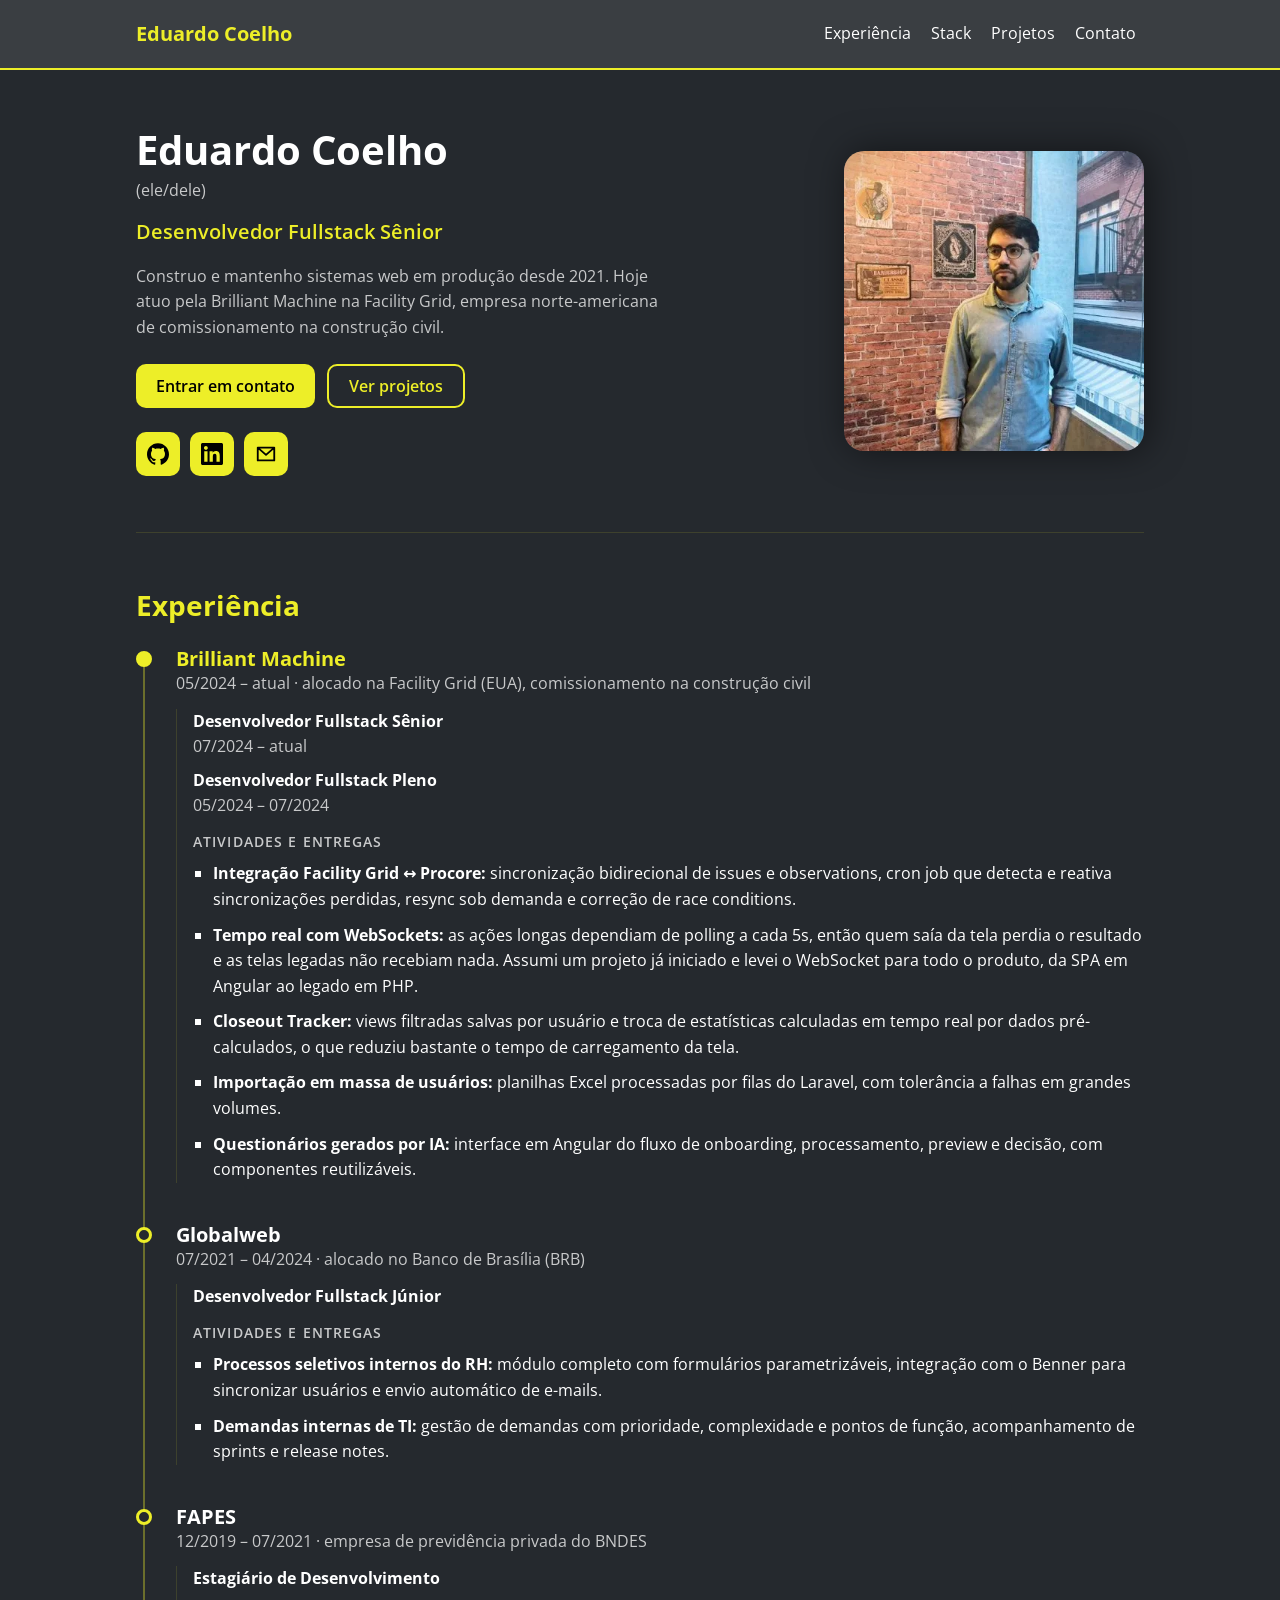
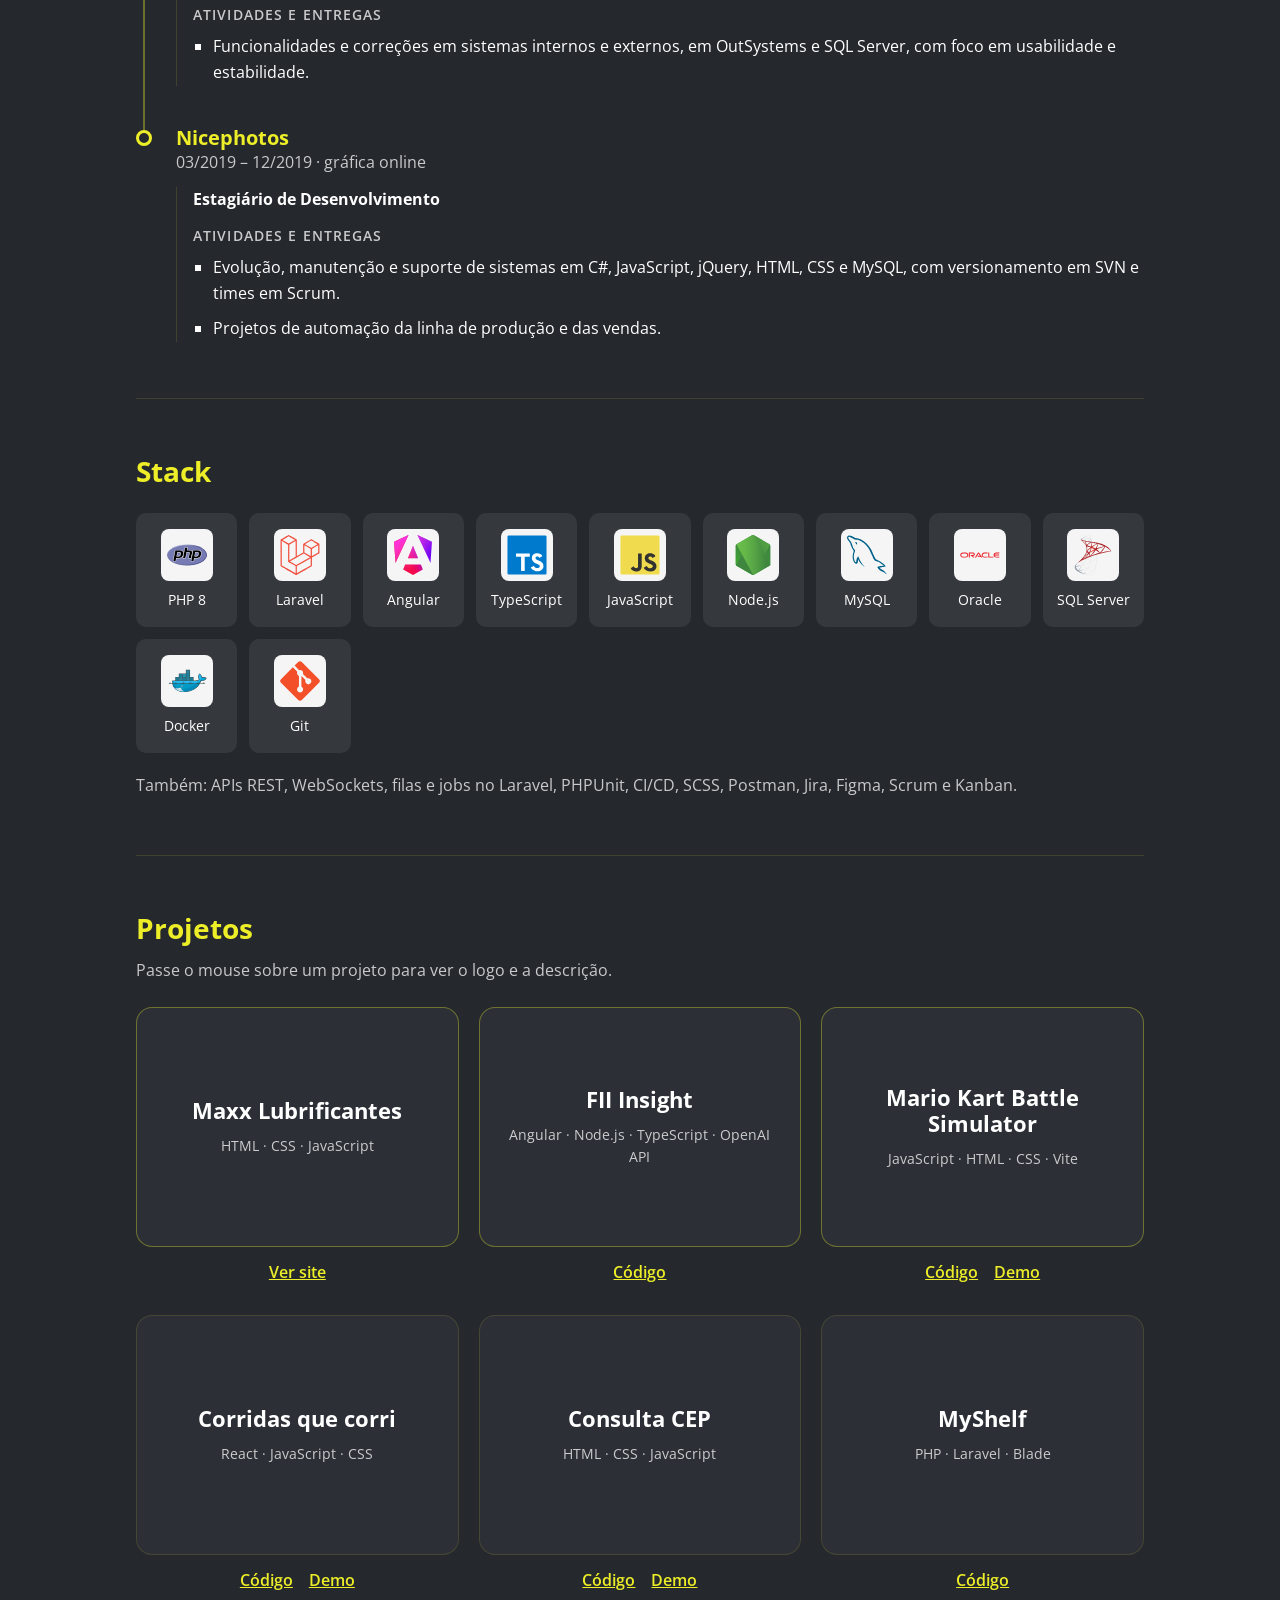
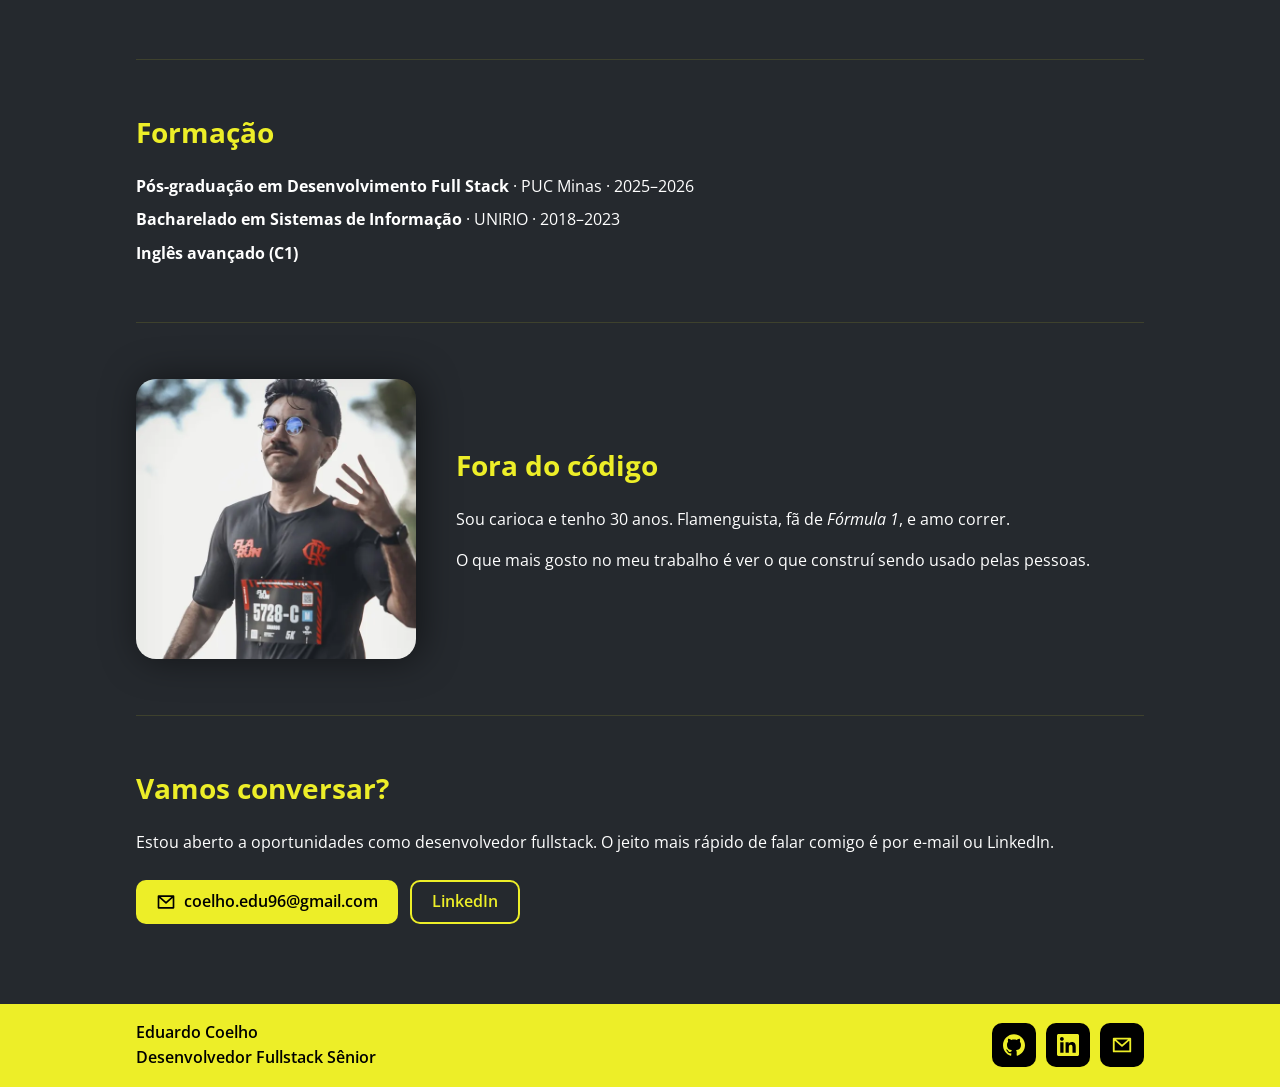
<file: index.html>
<!DOCTYPE html>
<html lang="pt-BR">
<head>
    <meta charset="UTF-8">
    <meta name="viewport" content="width=device-width, initial-scale=1.0">
    <title>Eduardo Coelho · Desenvolvedor Fullstack Sênior</title>
    <meta name="description" content="Desenvolvedor Fullstack Sênior com foco em Laravel e Angular. Sistemas web em produção desde 2021.">
    <link rel="canonical" href="https://theycallmedudu.github.io/eduardocoelho/">
    <meta property="og:type" content="website">
    <meta property="og:locale" content="pt_BR">
    <meta property="og:url" content="https://theycallmedudu.github.io/eduardocoelho/">
    <meta property="og:title" content="Eduardo Coelho · Desenvolvedor Fullstack Sênior">
    <meta property="og:description" content="Laravel + Angular. Sistemas web em produção desde 2021.">
    <meta property="og:image" content="https://theycallmedudu.github.io/eduardocoelho/src/img/og-image.jpg">
    <meta property="og:image:width" content="1200">
    <meta property="og:image:height" content="630">
    <meta name="twitter:card" content="summary_large_image">
    <link rel="icon" href="src/img/favicon.ico" type="image/x-icon">
    <link rel="preconnect" href="https://fonts.googleapis.com">
    <link rel="preconnect" href="https://fonts.gstatic.com" crossorigin>
    <link href="https://fonts.googleapis.com/css2?family=Open+Sans:wght@400;600;700&display=swap" rel="stylesheet">
    <link href="estilo/estilo.css" rel="stylesheet">
</head>
<body>
    <svg width="0" height="0" style="position: absolute" aria-hidden="true">
        <symbol id="i-github" viewBox="0 0 24 24"><path fill="currentColor" d="M12 .297c-6.63 0-12 5.373-12 12 0 5.303 3.438 9.8 8.205 11.385.6.113.82-.258.82-.577 0-.285-.01-1.04-.015-2.04-3.338.724-4.042-1.61-4.042-1.61C4.422 18.07 3.633 17.7 3.633 17.7c-1.087-.744.084-.729.084-.729 1.205.084 1.838 1.236 1.838 1.236 1.07 1.835 2.809 1.305 3.495.998.108-.776.417-1.305.76-1.605-2.665-.3-5.466-1.332-5.466-5.93 0-1.31.465-2.38 1.235-3.22-.135-.303-.54-1.523.105-3.176 0 0 1.005-.322 3.3 1.23.96-.267 1.98-.399 3-.405 1.02.006 2.04.138 3 .405 2.28-1.552 3.285-1.23 3.285-1.23.645 1.653.24 2.873.12 3.176.765.84 1.23 1.91 1.23 3.22 0 4.61-2.805 5.625-5.475 5.92.42.36.81 1.096.81 2.22 0 1.606-.015 2.896-.015 3.286 0 .315.21.69.825.57C20.565 22.092 24 17.592 24 12.297c0-6.627-5.373-12-12-12"/></symbol>
        <symbol id="i-linkedin" viewBox="0 0 24 24"><path fill="currentColor" d="M20.447 20.452h-3.554v-5.569c0-1.328-.027-3.037-1.852-3.037-1.853 0-2.136 1.445-2.136 2.939v5.667H9.351V9h3.414v1.561h.046c.477-.9 1.637-1.85 3.37-1.85 3.601 0 4.267 2.37 4.267 5.455v6.286zM5.337 7.433c-1.144 0-2.063-.926-2.063-2.065 0-1.138.92-2.063 2.063-2.063 1.14 0 2.064.925 2.064 2.063 0 1.139-.925 2.065-2.064 2.065zm1.782 13.019H3.555V9h3.564v11.452zM22.225 0H1.771C.792 0 0 .774 0 1.729v20.542C0 23.227.792 24 1.771 24h20.451C23.2 24 24 23.227 24 22.271V1.729C24 .774 23.2 0 22.222 0h.003z"/></symbol>
        <symbol id="i-email" viewBox="0 0 24 24"><path fill="none" stroke="currentColor" stroke-width="2" stroke-linejoin="round" d="M3 5h18v14H3zM3 5l9 8 9-8"/></symbol>
    </svg>

    <header class="topo">
        <span class="topo-nome">Eduardo Coelho</span>
        <nav aria-label="Seções">
            <a href="#experiencia">Experiência</a>
            <a href="#stack">Stack</a>
            <a href="#projetos">Projetos</a>
            <a href="#contato">Contato</a>
        </nav>
    </header>

    <main>
        <section class="secao apresentacao" aria-labelledby="titulo">
            <div class="apresentacao-texto">
                <h1 id="titulo">Eduardo Coelho</h1>
                <p class="pronomes">(ele/dele)</p>
                <p class="cargo">Desenvolvedor Fullstack Sênior</p>
                <p class="pitch">Construo e mantenho sistemas web em produção desde 2021. Hoje atuo pela Brilliant Machine na Facility Grid, empresa norte-americana de comissionamento na construção civil.</p>
                <div class="acoes">
                    <a class="botao botao--primario" href="#contato">Entrar em contato</a>
                    <a class="botao botao--secundario" href="#projetos">Ver projetos</a>
                </div>
                <ul class="social">
                    <li><a class="icone" href="https://github.com/theyCallMeDudu" target="_blank" rel="noopener noreferrer" aria-label="GitHub"><svg aria-hidden="true" width="22" height="22"><use href="#i-github"/></svg></a></li>
                    <li><a class="icone" href="https://www.linkedin.com/in/eduardo-coelho-/" target="_blank" rel="noopener noreferrer" aria-label="LinkedIn"><svg aria-hidden="true" width="22" height="22"><use href="#i-linkedin"/></svg></a></li>
                    <li><a class="icone" href="mailto:coelho.edu96@gmail.com" aria-label="E-mail"><svg aria-hidden="true" width="22" height="22"><use href="#i-email"/></svg></a></li>
                </ul>
            </div>
            <img class="foto" src="src/img/foto-perfil.webp" alt="Foto de Eduardo Coelho" width="300" height="300" fetchpriority="high">
        </section>

        <section class="secao" id="experiencia" aria-labelledby="titulo-experiencia">
            <h2 id="titulo-experiencia">Experiência</h2>
            <ol class="timeline">
                <li class="timeline-item">
                    <div class="timeline-empresa">
                        <h3><a href="https://www.brilliantmachine.com.br/" target="_blank" rel="noopener noreferrer">Brilliant Machine</a></h3>
                        <p class="periodo">05/2024 – atual · alocado na Facility Grid (EUA), comissionamento na construção civil</p>
                    </div>
                    <ol class="timeline-cargos">
                        <li class="timeline-cargo">
                            <h4>Desenvolvedor Fullstack Sênior</h4>
                            <p class="periodo">07/2024 – atual</p>
                            <h4>Desenvolvedor Fullstack Pleno</h4>
                            <p class="periodo">05/2024 – 07/2024</p>
                            <h5 class="entregas-titulo">Atividades e entregas</h5>
                            <ul class="entregas">
                                <li><strong>Integração Facility Grid ↔ Procore:</strong> sincronização bidirecional de issues e observations, cron job que detecta e reativa sincronizações perdidas, resync sob demanda e correção de race conditions.</li>
                                <li><strong>Tempo real com WebSockets:</strong> as ações longas dependiam de polling a cada 5s, então quem saía da tela perdia o resultado e as telas legadas não recebiam nada. Assumi um projeto já iniciado e levei o WebSocket para todo o produto, da SPA em Angular ao legado em PHP.</li>
                                <li><strong>Closeout Tracker:</strong> views filtradas salvas por usuário e troca de estatísticas calculadas em tempo real por dados pré-calculados, o que reduziu bastante o tempo de carregamento da tela.</li>
                                <li><strong>Importação em massa de usuários:</strong> planilhas Excel processadas por filas do Laravel, com tolerância a falhas em grandes volumes.</li>
                                <li><strong>Questionários gerados por IA:</strong> interface em Angular do fluxo de onboarding, processamento, preview e decisão, com componentes reutilizáveis.</li>
                            </ul>
                        </li>
                    </ol>
                </li>
                <li class="timeline-item">
                    <div class="timeline-empresa">
                        <h3>Globalweb</h3>
                        <p class="periodo">07/2021 – 04/2024 · alocado no Banco de Brasília (BRB)</p>
                    </div>
                    <ol class="timeline-cargos">
                        <li class="timeline-cargo">
                            <h4>Desenvolvedor Fullstack Júnior</h4>
                            <h5 class="entregas-titulo">Atividades e entregas</h5>
                            <ul class="entregas">
                                <li><strong>Processos seletivos internos do RH:</strong> módulo completo com formulários parametrizáveis, integração com o Benner para sincronizar usuários e envio automático de e-mails.</li>
                                <li><strong>Demandas internas de TI:</strong> gestão de demandas com prioridade, complexidade e pontos de função, acompanhamento de sprints e release notes.</li>
                            </ul>
                        </li>
                    </ol>
                </li>
                <li class="timeline-item">
                    <div class="timeline-empresa">
                        <h3>FAPES</h3>
                        <p class="periodo">12/2019 – 07/2021 · empresa de previdência privada do BNDES</p>
                    </div>
                    <ol class="timeline-cargos">
                        <li class="timeline-cargo">
                            <h4>Estagiário de Desenvolvimento</h4>
                            <h5 class="entregas-titulo">Atividades e entregas</h5>
                            <ul class="entregas">
                                <li>Funcionalidades e correções em sistemas internos e externos, em OutSystems e SQL Server, com foco em usabilidade e estabilidade.</li>
                            </ul>
                        </li>
                    </ol>
                </li>
                <li class="timeline-item">
                    <div class="timeline-empresa">
                        <h3><a href="https://www.nicephotos.com.br/" target="_blank" rel="noopener noreferrer">Nicephotos</a></h3>
                        <p class="periodo">03/2019 – 12/2019 · gráfica online</p>
                    </div>
                    <ol class="timeline-cargos">
                        <li class="timeline-cargo">
                            <h4>Estagiário de Desenvolvimento</h4>
                            <h5 class="entregas-titulo">Atividades e entregas</h5>
                            <ul class="entregas">
                                <li>Evolução, manutenção e suporte de sistemas em C#, JavaScript, jQuery, HTML, CSS e MySQL, com versionamento em SVN e times em Scrum.</li>
                                <li>Projetos de automação da linha de produção e das vendas.</li>
                            </ul>
                        </li>
                    </ol>
                </li>
            </ol>
        </section>

        <section class="secao" id="stack" aria-labelledby="titulo-stack">
            <h2 id="titulo-stack">Stack</h2>
            <ul class="lista-tech">
                <li class="tech"><img src="src/img/tecnologias/php.svg" alt="" width="40" height="40"><span>PHP 8</span></li>
                <li class="tech"><img src="src/img/tecnologias/laravel.svg" alt="" width="40" height="40"><span>Laravel</span></li>
                <li class="tech"><img src="src/img/tecnologias/angular.svg" alt="" width="40" height="40"><span>Angular</span></li>
                <li class="tech"><img src="src/img/tecnologias/typescript.svg" alt="" width="40" height="40"><span>TypeScript</span></li>
                <li class="tech"><img src="src/img/tecnologias/javascript.svg" alt="" width="40" height="40"><span>JavaScript</span></li>
                <li class="tech"><img src="src/img/tecnologias/nodejs.svg" alt="" width="40" height="40"><span>Node.js</span></li>
                <li class="tech"><img src="src/img/tecnologias/mysql.svg" alt="" width="40" height="40"><span>MySQL</span></li>
                <li class="tech"><img src="src/img/tecnologias/oracle.svg" alt="" width="40" height="40"><span>Oracle</span></li>
                <li class="tech"><img src="src/img/tecnologias/microsoftsqlserver.svg" alt="" width="40" height="40"><span>SQL Server</span></li>
                <li class="tech"><img src="src/img/tecnologias/docker.svg" alt="" width="40" height="40"><span>Docker</span></li>
                <li class="tech"><img src="src/img/tecnologias/git.svg" alt="" width="40" height="40"><span>Git</span></li>
            </ul>
            <p class="tech-extra">Também: APIs REST, WebSockets, filas e jobs no Laravel, PHPUnit, CI/CD, SCSS, Postman, Jira, Figma, Scrum e Kanban.</p>
        </section>

        <section class="secao" id="projetos" aria-labelledby="titulo-projetos">
            <h2 id="titulo-projetos">Projetos</h2>
            <p class="dica-projetos">Passe o mouse sobre um projeto para ver o logo e a descrição.</p>
            <div class="grade-projetos">
                <article class="projeto projeto--destaque">
                    <div class="projeto-flip">
                        <div class="projeto-face projeto-frente">
                            <h3>Maxx Lubrificantes</h3>
                            <p class="projeto-stack">HTML · CSS · JavaScript</p>
                        </div>
                        <div class="projeto-face projeto-verso">
                            <img src="src/img/projetos/maxx-lubrificantes-fundo-branco.jpeg" alt="" width="140" height="72" loading="lazy">
                            <p>Site institucional de produtos e serviços para uma distribuidora de lubrificantes industriais.</p>
                        </div>
                    </div>
                    <p class="projeto-links">
                        <a href="https://www.maxxlubrificantes.com.br/" target="_blank" rel="noopener noreferrer" aria-label="Ver site da Maxx Lubrificantes">Ver site</a>
                    </p>
                </article>
                <article class="projeto projeto--destaque">
                    <div class="projeto-flip">
                        <div class="projeto-face projeto-frente">
                            <h3>FII Insight</h3>
                            <p class="projeto-stack">Angular · Node.js · TypeScript · OpenAI API</p>
                        </div>
                        <div class="projeto-face projeto-verso">
                            <img src="src/img/projetos/fii-insight.png" alt="" width="140" height="72" loading="lazy">
                            <p>Análise de fundos imobiliários com IA: você digita o ticker e recebe uma explicação simples, feita com dados de várias fontes públicas.</p>
                        </div>
                    </div>
                    <p class="projeto-links">
                        <a href="https://github.com/theyCallMeDudu/fii-insight" target="_blank" rel="noopener noreferrer" aria-label="Código do FII Insight no GitHub">Código</a>
                    </p>
                </article>
                <article class="projeto projeto--destaque">
                    <div class="projeto-flip">
                        <div class="projeto-face projeto-frente">
                            <h3>Mario Kart Battle Simulator</h3>
                            <p class="projeto-stack">JavaScript · HTML · CSS · Vite</p>
                        </div>
                        <div class="projeto-face projeto-verso">
                            <p>Projeto didático inspirado em Mario Kart: um simulador de corridas em que cada piloto tem velocidade, manobrabilidade e poder próprios.</p>
                        </div>
                    </div>
                    <p class="projeto-links">
                        <a href="https://github.com/theyCallMeDudu/mario-kart-battle-simulator" target="_blank" rel="noopener noreferrer" aria-label="Código do Mario Kart Battle Simulator no GitHub">Código</a>
                        <a href="https://mario-kart-battle-simulator.vercel.app/" target="_blank" rel="noopener noreferrer" aria-label="Demo do Mario Kart Battle Simulator">Demo</a>
                    </p>
                </article>
                <article class="projeto">
                    <div class="projeto-flip">
                        <div class="projeto-face projeto-frente">
                            <h3>Corridas que corri</h3>
                            <p class="projeto-stack">React · JavaScript · CSS</p>
                        </div>
                        <div class="projeto-face projeto-verso">
                            <img src="src/img/projetos/corridas_que_corri.png" alt="" width="140" height="72" loading="lazy">
                            <p>Estudo de React que mostra as corridas de rua que já corri.</p>
                        </div>
                    </div>
                    <p class="projeto-links">
                        <a href="https://github.com/theyCallMeDudu/corridas-que-corri" target="_blank" rel="noopener noreferrer" aria-label="Código do Corridas que corri no GitHub">Código</a>
                        <a href="https://corridas-que-corri-c9402.web.app/" target="_blank" rel="noopener noreferrer" aria-label="Demo do Corridas que corri">Demo</a>
                    </p>
                </article>
                <article class="projeto">
                    <div class="projeto-flip">
                        <div class="projeto-face projeto-frente">
                            <h3>Consulta CEP</h3>
                            <p class="projeto-stack">HTML · CSS · JavaScript</p>
                        </div>
                        <div class="projeto-face projeto-verso">
                            <img src="src/img/projetos/consulta_cep.svg" alt="" width="140" height="72" loading="lazy">
                            <p>Consulta de CEPs de todo o Brasil pela API ViaCEP.</p>
                        </div>
                    </div>
                    <p class="projeto-links">
                        <a href="https://github.com/theyCallMeDudu/consultaCEP" target="_blank" rel="noopener noreferrer" aria-label="Código do Consulta CEP no GitHub">Código</a>
                        <a href="https://consultacepweb.web.app/" target="_blank" rel="noopener noreferrer" aria-label="Demo do Consulta CEP">Demo</a>
                    </p>
                </article>
                <article class="projeto">
                    <div class="projeto-flip">
                        <div class="projeto-face projeto-frente">
                            <h3>MyShelf</h3>
                            <p class="projeto-stack">PHP · Laravel · Blade</p>
                        </div>
                        <div class="projeto-face projeto-verso">
                            <img src="src/img/projetos/my_shelf.png" alt="" width="140" height="72" loading="lazy">
                            <p>Sua estante digital: acompanhe o que já leu, está lendo ou pretende ler.</p>
                        </div>
                    </div>
                    <p class="projeto-links">
                        <a href="https://github.com/theyCallMeDudu/my_shelf" target="_blank" rel="noopener noreferrer" aria-label="Código do MyShelf no GitHub">Código</a>
                    </p>
                </article>
            </div>
        </section>

        <section class="secao" id="formacao" aria-labelledby="titulo-formacao">
            <h2 id="titulo-formacao">Formação</h2>
            <ul class="formacao">
                <li><strong>Pós-graduação em Desenvolvimento Full Stack</strong> · PUC Minas · 2025–2026</li>
                <li><strong>Bacharelado em Sistemas de Informação</strong> · UNIRIO · 2018–2023</li>
                <li><strong>Inglês avançado (C1)</strong></li>
            </ul>
        </section>

        <section class="secao sobre" aria-labelledby="titulo-sobre">
            <img class="foto" src="src/img/flarun-05-tetra.webp" alt="Eduardo Coelho durante a corrida FlaRun" width="280" height="280" loading="lazy">
            <div>
                <h2 id="titulo-sobre">Fora do código</h2>
                <p>Sou carioca e tenho <span id="idade">29</span> anos. Flamenguista, fã de <em>Fórmula 1</em>, e amo correr.</p>
                <p>O que mais gosto no meu trabalho é ver o que construí sendo usado pelas pessoas.</p>
            </div>
        </section>

        <section class="secao contato" id="contato" aria-labelledby="titulo-contato">
            <h2 id="titulo-contato">Vamos conversar?</h2>
            <p>Estou aberto a oportunidades como desenvolvedor fullstack. O jeito mais rápido de falar comigo é por e-mail ou LinkedIn.</p>
            <div class="acoes">
                <a class="botao botao--primario" href="mailto:coelho.edu96@gmail.com">
                    <svg aria-hidden="true" width="20" height="20"><use href="#i-email"/></svg>
                    coelho.edu96@gmail.com
                </a>
                <a class="botao botao--secundario" href="https://www.linkedin.com/in/eduardo-coelho-/" target="_blank" rel="noopener noreferrer">LinkedIn</a>
            </div>
        </section>
    </main>

    <footer class="rodape">
        <div class="rodape-nome">
            <p>Eduardo Coelho</p>
            <p>Desenvolvedor Fullstack Sênior</p>
        </div>
        <ul class="social">
            <li><a class="icone" href="https://github.com/theyCallMeDudu" target="_blank" rel="noopener noreferrer" aria-label="GitHub"><svg aria-hidden="true" width="22" height="22"><use href="#i-github"/></svg></a></li>
            <li><a class="icone" href="https://www.linkedin.com/in/eduardo-coelho-/" target="_blank" rel="noopener noreferrer" aria-label="LinkedIn"><svg aria-hidden="true" width="22" height="22"><use href="#i-linkedin"/></svg></a></li>
            <li><a class="icone" href="mailto:coelho.edu96@gmail.com" aria-label="E-mail"><svg aria-hidden="true" width="22" height="22"><use href="#i-email"/></svg></a></li>
        </ul>
    </footer>

    <script src="js/funcoes.js" defer></script>
</body>
</html>
</file>
<file: estilo/estilo.css>
:root {
    --bg: #25292e;
    --fg: #ffffff;
    --muted: rgba(255, 255, 255, 0.75);
    --accent: #edee28;
    --accent-hover: #f5f66a;
    --on-accent: #000000;
    --surface: rgba(255, 255, 255, 0.04);
    --surface-card: #2c3036;
    --surface-tech: rgba(240, 240, 240, 0.08);
    --border: rgba(237, 238, 40, 0.12);
    --border-forte: rgba(237, 238, 40, 0.35);
    --largura: 1040px;
    --gutter: max(16px, calc((100% - var(--largura)) / 2 + 16px));
}

*, *::before, *::after {
    box-sizing: border-box;
}

html {
    scroll-behavior: smooth;
}

body {
    margin: 0;
    min-height: 100vh;
    display: flex;
    flex-direction: column;
    background-color: var(--bg);
    color: var(--fg);
    font-family: "Open Sans", system-ui, sans-serif;
    font-size: 1rem;
    line-height: 1.6;
}

main {
    flex: 1;
    width: 100%;
    max-width: var(--largura);
    margin: 0 auto;
    padding: 0 16px;
}

a {
    color: var(--accent);
}

a:focus-visible {
    outline: 3px solid var(--fg);
    outline-offset: 3px;
    border-radius: 4px;
}

h1, h2, h3 {
    line-height: 1.2;
}

h2 {
    color: var(--accent);
    font-size: 1.75rem;
    margin: 0 0 24px;
}

h3 {
    font-size: 1.125rem;
    margin: 0 0 8px;
}

img {
    max-width: 100%;
    height: auto;
}

/* Topo */
.topo {
    display: flex;
    justify-content: space-between;
    align-items: center;
    gap: 16px;
    padding: 12px var(--gutter);
    background-color: rgba(240, 240, 240, 0.1);
    border-bottom: 2px solid var(--accent);
}

.topo-nome {
    color: var(--accent);
    font-size: 1.25rem;
    font-weight: 700;
}

.topo nav {
    display: flex;
    gap: 4px;
}

.topo nav a {
    display: inline-flex;
    align-items: center;
    min-height: 44px;
    padding: 0 8px;
    color: var(--fg);
    text-decoration: none;
}

.topo nav a:hover {
    color: var(--accent);
}

.secao {
    padding: 56px 0;
    border-bottom: 1px solid var(--border);
}

.secao:last-child {
    border-bottom: none;
}

/* Apresentação */
.apresentacao {
    display: grid;
    grid-template-columns: 1fr auto;
    gap: 40px;
    align-items: center;
}

.apresentacao h1 {
    font-size: 2.5rem;
    margin: 0;
}

.pronomes {
    color: var(--muted);
    margin: 4px 0 0;
}

.cargo {
    color: var(--accent);
    font-size: 1.25rem;
    font-weight: 600;
    margin: 12px 0;
}

.pitch {
    color: var(--muted);
    max-width: 60ch;
}

.foto {
    border-radius: 20px;
    box-shadow: 4px 0 36px rgba(0, 0, 0, 0.5);
}

.acoes {
    display: flex;
    flex-wrap: wrap;
    gap: 12px;
    margin: 24px 0;
}

.botao {
    display: inline-flex;
    align-items: center;
    gap: 8px;
    min-height: 44px;
    padding: 0 20px;
    border-radius: 10px;
    font-weight: 600;
    text-decoration: none;
    transition: background-color 0.2s ease;
}

.botao--primario {
    background-color: var(--accent);
    color: var(--on-accent);
}

.botao--primario:hover {
    background-color: var(--accent-hover);
}

.botao--secundario {
    border: 2px solid var(--accent);
    color: var(--accent);
}

.botao--secundario:hover {
    background-color: rgba(237, 238, 40, 0.12);
}

.social {
    display: flex;
    gap: 10px;
    list-style: none;
    margin: 0;
    padding: 0;
}

.icone {
    display: inline-flex;
    align-items: center;
    justify-content: center;
    min-width: 44px;
    min-height: 44px;
    border-radius: 10px;
    background-color: var(--accent);
    color: var(--on-accent);
    transition: background-color 0.2s ease;
}

.icone:hover {
    background-color: var(--accent-hover);
}

/* Experiência: linha do tempo */
.timeline,
.timeline-cargos {
    list-style: none;
    margin: 0;
    padding: 0;
}

.timeline-item {
    position: relative;
    padding: 0 0 40px 40px;
}

.timeline-item:last-child {
    padding-bottom: 0;
}

.timeline-item::before {
    content: "";
    position: absolute;
    left: 7px;
    top: 12px;
    bottom: -12px;
    width: 2px;
    background-color: var(--border-forte);
}

.timeline-item:last-child::before {
    display: none;
}

.timeline-item::after {
    content: "";
    position: absolute;
    left: 0;
    top: 4px;
    width: 16px;
    height: 16px;
    border-radius: 50%;
    border: 3px solid var(--accent);
    background-color: var(--bg);
}

.timeline-item:first-child::after {
    background-color: var(--accent);
}

.timeline-empresa h3 {
    font-size: 1.25rem;
    margin: 0;
}

.timeline-empresa h3 a {
    text-decoration: none;
}

.timeline-empresa h3 a:hover {
    text-decoration: underline;
}

.timeline-cargos {
    margin-top: 8px;
    padding-left: 16px;
    border-left: 1px solid var(--border);
}

.timeline-cargo + .timeline-cargo {
    margin-top: 20px;
}

.timeline-cargo h4 {
    font-size: 1rem;
    margin: 0;
}

.timeline-cargo .periodo {
    margin-bottom: 8px;
}

.periodo {
    color: var(--muted);
    margin: 0 0 12px;
}

.entregas-titulo {
    color: var(--muted);
    font-size: 0.875rem;
    font-weight: 600;
    letter-spacing: 0.08em;
    text-transform: uppercase;
    margin: 12px 0 0;
}

.entregas {
    padding-left: 20px;
    margin: 8px 0 0;
}

.entregas li + li {
    margin-top: 10px;
}

/* Formação */
.formacao {
    list-style: none;
    padding: 0;
    margin: 0;
}

.formacao li + li {
    margin-top: 8px;
}

/* Stack */
.lista-tech {
    display: grid;
    grid-template-columns: repeat(auto-fill, minmax(96px, 1fr));
    gap: 12px;
    list-style: none;
    margin: 0;
    padding: 0;
}

.tech {
    display: flex;
    flex-direction: column;
    align-items: center;
    gap: 8px;
    padding: 16px 8px;
    border-radius: 10px;
    background-color: var(--surface-tech);
    transition: transform 0.28s ease, background-color 0.28s ease;
}

.tech:hover {
    transform: translateY(-4px);
    background-color: rgba(237, 238, 40, 0.12);
}

.tech img {
    width: 40px;
    height: 40px;
    padding: 6px;
    box-sizing: content-box;
    border-radius: 8px;
    background-color: #f5f5f5;
}

.tech span {
    font-size: 0.875rem;
    text-align: center;
}

.tech-extra {
    color: var(--muted);
    margin: 20px 0 0;
}

/* Projetos: cards com flip */
.dica-projetos {
    color: var(--muted);
    margin: -12px 0 24px;
}

.grade-projetos {
    display: grid;
    grid-template-columns: repeat(auto-fill, minmax(260px, 1fr));
    gap: 20px;
}

.projeto {
    display: flex;
    flex-direction: column;
    gap: 4px;
}

.projeto-flip {
    position: relative;
    height: var(--altura-card, 240px);
    perspective: 1000px;
}

.projeto-face {
    position: absolute;
    inset: 0;
    display: flex;
    flex-direction: column;
    justify-content: center;
    align-items: center;
    gap: 12px;
    padding: 24px;
    text-align: center;
    border-radius: 16px;
    border: 1px solid var(--border);
    background-color: var(--surface-card);
    -webkit-backface-visibility: hidden;
    backface-visibility: hidden;
    transition: transform 0.6s cubic-bezier(0.4, 0.2, 0.2, 1), border-color 0.3s ease;
}

.projeto--destaque .projeto-face {
    border-color: var(--border-forte);
}

.projeto-frente h3 {
    font-size: 1.375rem;
    margin: 0;
}

.projeto-verso {
    transform: rotateY(180deg);
}

.projeto-verso img {
    width: auto;
    height: 72px;
    max-width: 140px;
    object-fit: contain;
    border-radius: 10px;
}

.projeto-verso p {
    color: var(--muted);
    font-size: 0.875rem;
    margin: 0;
}

@media (hover: hover) {
    .projeto:hover .projeto-frente,
    .projeto:focus-within .projeto-frente {
        transform: rotateY(-180deg);
    }

    .projeto:hover .projeto-verso,
    .projeto:focus-within .projeto-verso {
        transform: rotateY(0deg);
        border-color: var(--border-forte);
    }
}

@media (hover: none) {
    .dica-projetos {
        display: none;
    }

    .projeto-flip {
        height: auto;
        perspective: none;
    }

    .projeto-face {
        position: static;
        transform: none;
    }

    .projeto-frente {
        border-bottom: none;
        border-radius: 16px 16px 0 0;
        padding-bottom: 12px;
    }

    .projeto-verso {
        transform: none;
        border-top: none;
        border-radius: 0 0 16px 16px;
        padding-top: 0;
    }
}

.selo {
    padding: 2px 10px;
    margin: 0;
    border-radius: 999px;
    background-color: var(--accent);
    color: var(--on-accent);
    font-size: 0.875rem;
    font-weight: 700;
}

.projeto-stack {
    color: var(--muted);
    font-size: 0.875rem;
    margin: 0;
}

.projeto-links {
    display: flex;
    justify-content: center;
    gap: 16px;
    margin: 0;
}

.projeto-links a {
    display: inline-flex;
    align-items: center;
    min-height: 44px;
    font-weight: 600;
}

/* Sobre */
.sobre {
    display: grid;
    grid-template-columns: 280px 1fr;
    gap: 40px;
    align-items: center;
}

/* Rodapé */
.rodape {
    display: flex;
    justify-content: space-between;
    align-items: center;
    flex-wrap: wrap;
    gap: 12px;
    padding: 16px var(--gutter);
    background-color: var(--accent);
    color: var(--on-accent);
}

.rodape p {
    margin: 0;
    font-weight: 600;
}

.rodape .icone {
    background-color: var(--on-accent);
    color: var(--accent);
}

.rodape a:focus-visible {
    outline-color: var(--on-accent);
}

@media (max-width: 768px) {
    .apresentacao,
    .sobre {
        grid-template-columns: 1fr;
    }

    .apresentacao .foto,
    .sobre .foto {
        justify-self: center;
        width: 220px;
    }

    .apresentacao h1 {
        font-size: 2rem;
    }

    .secao {
        padding: 40px 0;
    }

    .rodape {
        flex-direction: column;
        text-align: center;
    }
}

@media (max-width: 520px) {
    .topo nav {
        display: none;
    }
}

@media (prefers-reduced-motion: reduce) {
    *, *::before, *::after {
        transition: none !important;
        animation: none !important;
    }

    html {
        scroll-behavior: auto;
    }
}
</file>
